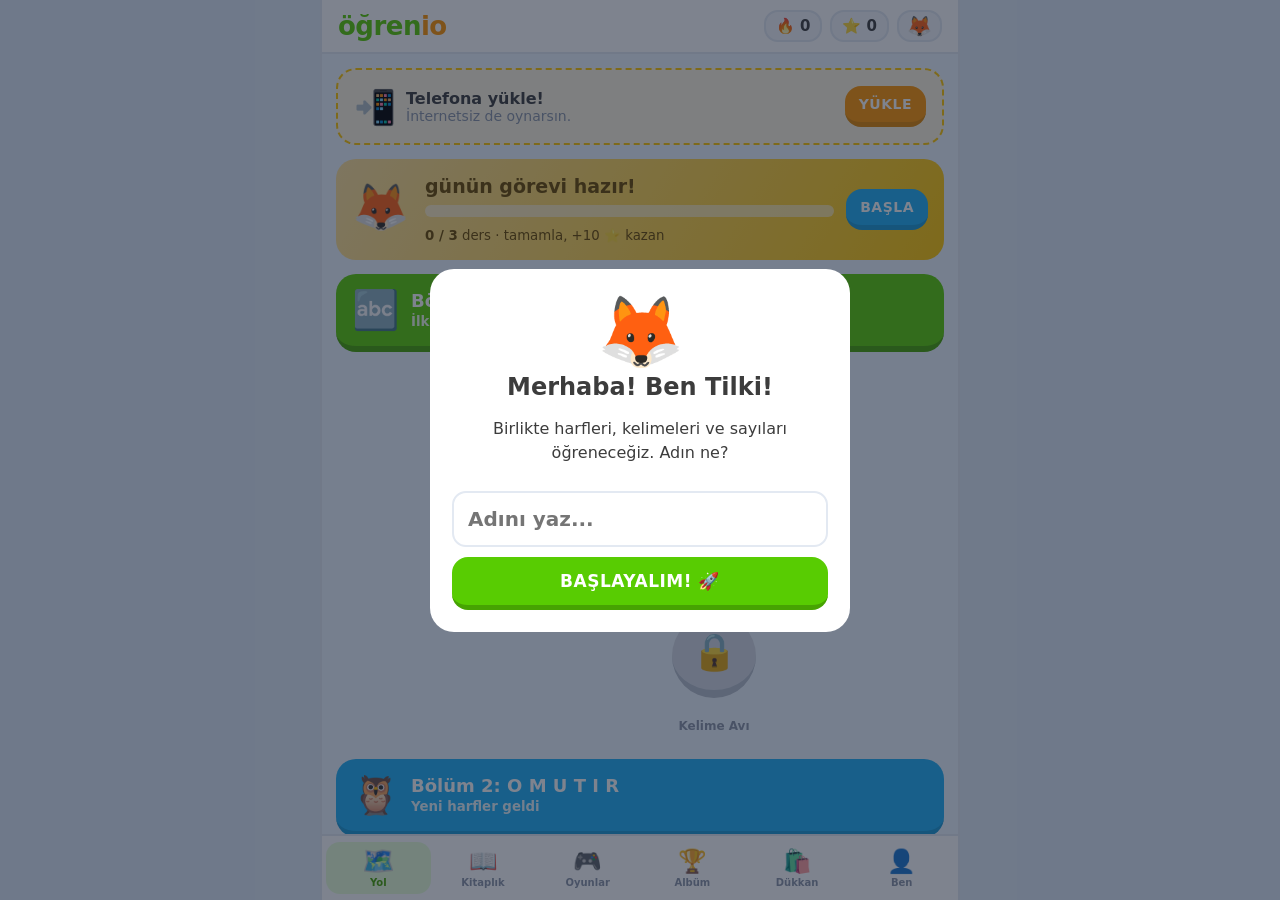
<file: index.html>
<!DOCTYPE html>
<html lang="tr">
<head>
<meta charset="UTF-8">
<meta name="viewport" content="width=device-width,initial-scale=1,viewport-fit=cover,user-scalable=no">
<meta name="theme-color" content="#58cc02">
<meta name="mobile-web-app-capable" content="yes">
<meta name="apple-mobile-web-app-capable" content="yes">
<meta name="apple-mobile-web-app-status-bar-style" content="default">
<meta name="apple-mobile-web-app-title" content="Öğrenio">
<meta name="description" content="1. sınıf için okuma, yazma ve matematik oyunları">
<link rel="manifest" href="manifest.webmanifest?v=3">
<link rel="icon" href="icon-192.png?v=3">
<link rel="apple-touch-icon" href="icon-192.png?v=3">
<title>Öğrenio - Eğlenerek Öğren</title>
<style>
#splash{position:fixed;top:0;right:0;bottom:0;left:0;z-index:9999;display:flex;flex-direction:column;align-items:center;justify-content:center;gap:14px;background:linear-gradient(180deg,#7be32a,#2e9e00);color:#fff;font-family:"Nunito",ui-rounded,system-ui,-apple-system,"Segoe UI",sans-serif;text-align:center;animation:spOut .5s ease 1.6s forwards}
#splash img{width:150px;height:150px;border-radius:34px;box-shadow:0 10px 0 rgba(0,0,0,.2),0 18px 30px rgba(0,0,0,.25);animation:spPop .7s cubic-bezier(.2,1.4,.4,1) both}
#splash b{font-size:2.4rem;font-weight:900;letter-spacing:.5px;text-shadow:0 3px 0 rgba(0,0,0,.2);animation:spUp .6s .25s ease both}
#splash span{font-size:1.1rem;font-weight:800;opacity:.95;animation:spUp .6s .45s ease both}
@keyframes spPop{from{transform:scale(.3) rotate(-12deg);opacity:0}}
@keyframes spUp{from{transform:translateY(14px);opacity:0}}
@keyframes spOut{to{opacity:0;visibility:hidden;pointer-events:none}}
</style>
<link rel="stylesheet" href="style.css">
</head>
<body>
<div id="splash"><img src="icon-512.png?v=3" alt=""><b>Öğrenio</b><span>Eğlenerek Öğren</span></div>
<script>setTimeout(function(){var s=document.getElementById("splash");if(s)s.remove()},2300)</script>

<div id="app">
  <header id="top"></header>
  <main id="view"></main>
  <nav id="tabs"></nav>
</div>

<div id="lesson" class="overlay hidden">
  <div class="l-top"><button class="x" id="lx" aria-label="Kapat">✕</button><div class="bar"><i id="lbar"></i></div><span id="lcount"></span></div>
  <div class="l-body">
    <div class="mascot-row"><div class="mascot" id="lmascot">🦊</div><div class="bubble" id="lbubble"></div></div>
    <div class="qcard" id="qcard"></div>
  </div>
  <div class="sheet idle" id="sheet"><div class="smsg" id="smsg"></div><button class="btn wide" id="sbtn"></button></div>
</div>

<div id="game" class="overlay hidden"></div>
<div id="reader" class="overlay hidden"></div>
<div id="modal" class="hidden"></div>
<div id="fx"></div>

<script src="data.js"></script>
<script src="stories.js"></script>
<script src="app.js"></script>
</body>
</html>
</file>
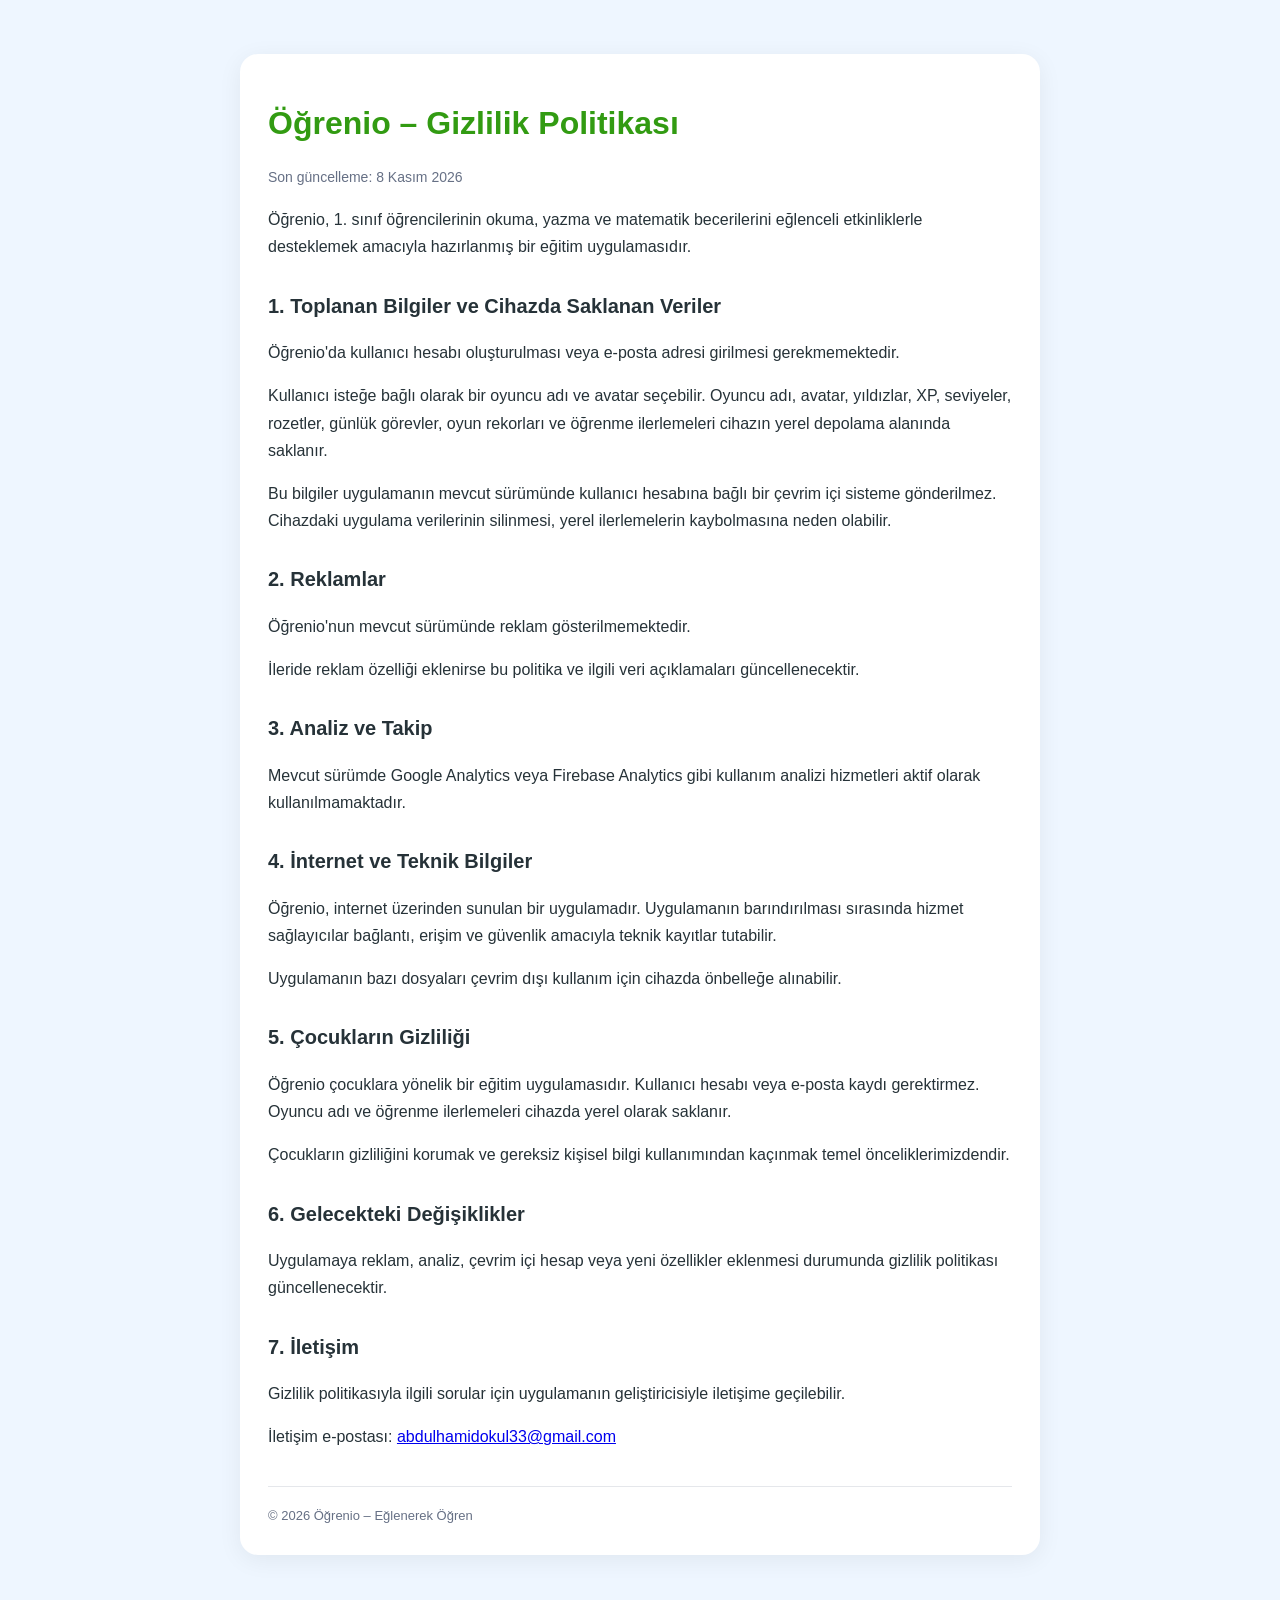
<file: gizlilik.html>
<!DOCTYPE html>
<html lang="tr">
<head>
  <meta charset="UTF-8">
  <meta name="viewport" content="width=device-width, initial-scale=1.0">
  <meta name="theme-color" content="#58cc02">
  <meta name="description" content="Öğrenio uygulamasının gizlilik politikası.">
  <title>Öğrenio - Gizlilik Politikası</title>

  <style>
    * {
      box-sizing: border-box;
    }

    body {
      margin: 0;
      padding: 24px 16px;
      background: #eef6ff;
      color: #263238;
      font-family: Arial, sans-serif;
      line-height: 1.7;
    }

    main {
      max-width: 800px;
      margin: 30px auto;
      padding: 28px;
      background: white;
      border-radius: 18px;
      box-shadow: 0 5px 25px #00000010;
    }

    h1 {
      color: #329b12;
      line-height: 1.3;
    }

    h2 {
      margin-top: 28px;
      color: #263238;
      font-size: 20px;
    }

    p {
      margin-bottom: 14px;
    }

    footer {
      margin-top: 35px;
      padding-top: 18px;
      border-top: 1px solid #e5e7eb;
      color: #667085;
      font-size: 13px;
    }

    .date {
      color: #667085;
      font-size: 14px;
    }

    @media (max-width: 600px) {
      main {
        margin: 8px auto;
        padding: 22px 18px;
      }

      h1 {
        font-size: 25px;
      }
    }
  </style>
</head>

<body>

<main>

  <h1>Öğrenio – Gizlilik Politikası</h1>

  <p class="date">
    Son güncelleme: 8 Kasım 2026
  </p>

  <p>
    Öğrenio, 1. sınıf öğrencilerinin okuma, yazma ve
    matematik becerilerini eğlenceli etkinliklerle
    desteklemek amacıyla hazırlanmış bir eğitim uygulamasıdır.
  </p>

  <h2>1. Toplanan Bilgiler ve Cihazda Saklanan Veriler</h2>

  <p>
    Öğrenio'da kullanıcı hesabı oluşturulması veya
    e-posta adresi girilmesi gerekmemektedir.
  </p>

  <p>
    Kullanıcı isteğe bağlı olarak bir oyuncu adı ve avatar
    seçebilir. Oyuncu adı, avatar, yıldızlar, XP, seviyeler,
    rozetler, günlük görevler, oyun rekorları ve öğrenme
    ilerlemeleri cihazın yerel depolama alanında saklanır.
  </p>

  <p>
    Bu bilgiler uygulamanın mevcut sürümünde kullanıcı
    hesabına bağlı bir çevrim içi sisteme gönderilmez.
    Cihazdaki uygulama verilerinin silinmesi, yerel
    ilerlemelerin kaybolmasına neden olabilir.
  </p>

  <h2>2. Reklamlar</h2>

  <p>
    Öğrenio'nun mevcut sürümünde reklam gösterilmemektedir.
  </p>

  <p>
    İleride reklam özelliği eklenirse bu politika ve
    ilgili veri açıklamaları güncellenecektir.
  </p>

  <h2>3. Analiz ve Takip</h2>

  <p>
    Mevcut sürümde Google Analytics veya Firebase Analytics
    gibi kullanım analizi hizmetleri aktif olarak
    kullanılmamaktadır.
  </p>

  <h2>4. İnternet ve Teknik Bilgiler</h2>

  <p>
    Öğrenio, internet üzerinden sunulan bir uygulamadır.
    Uygulamanın barındırılması sırasında hizmet sağlayıcılar
    bağlantı, erişim ve güvenlik amacıyla teknik kayıtlar
    tutabilir.
  </p>

  <p>
    Uygulamanın bazı dosyaları çevrim dışı kullanım için
    cihazda önbelleğe alınabilir.
  </p>

  <h2>5. Çocukların Gizliliği</h2>

  <p>
    Öğrenio çocuklara yönelik bir eğitim uygulamasıdır.
    Kullanıcı hesabı veya e-posta kaydı gerektirmez.
    Oyuncu adı ve öğrenme ilerlemeleri cihazda yerel
    olarak saklanır.
  </p>

  <p>
    Çocukların gizliliğini korumak ve gereksiz kişisel
    bilgi kullanımından kaçınmak temel önceliklerimizdendir.
  </p>

  <h2>6. Gelecekteki Değişiklikler</h2>

  <p>
    Uygulamaya reklam, analiz, çevrim içi hesap veya yeni
    özellikler eklenmesi durumunda gizlilik politikası
    güncellenecektir.
  </p>

  <h2>7. İletişim</h2>

  <p>
    Gizlilik politikasıyla ilgili sorular için uygulamanın
    geliştiricisiyle iletişime geçilebilir.
  </p>

 <p>
  İletişim e-postası:
  <a href="mailto:abdulhamidokul33@gmail.com">
    abdulhamidokul33@gmail.com
  </a>
</p>

  <footer>
    © 2026 Öğrenio – Eğlenerek Öğren
  </footer>

</main>

</body>
</html>
</file>
<file: style.css>
:root{--green:#58cc02;--gd:#46a302;--blue:#1cb0f6;--bd:#1899d6;--orange:#ff9600;--od:#e08600;--red:#ff4b4b;--rd:#d93636;--yellow:#ffc800;--bg:#eef6ff;--card:#fff;--text:#3c3c3c;--muted:#8a94a6;--line:#e3e9f2;--c:#58cc02;--d:#46a302}
*{box-sizing:border-box;-webkit-tap-highlight-color:transparent}
html,body{margin:0;height:100%;overscroll-behavior:none}
body{font-family:ui-rounded,"Nunito","Segoe UI",system-ui,-apple-system,Roboto,Arial,sans-serif;background:#dfeaf7;color:var(--text);user-select:none;-webkit-user-select:none;touch-action:manipulation}
button{font-family:inherit;cursor:pointer;color:inherit}
.hidden{display:none!important}
#app,.overlay{position:fixed;top:0;bottom:0;left:0;right:0;margin:0 auto;max-width:640px;width:100%;background:var(--bg);display:flex;flex-direction:column}
.overlay{z-index:50;padding-top:env(safe-area-inset-top)}
#app{padding-top:env(safe-area-inset-top)}

/* üst bar */
#top{display:flex;justify-content:space-between;align-items:center;padding:10px 16px;background:#fff;border-bottom:2px solid var(--line)}
.brand{font-size:26px;font-weight:900;color:var(--green);letter-spacing:-.5px}.brand b{color:var(--orange)}
.chips{display:flex;gap:8px}
.chip{background:#f4f7fb;border:2px solid var(--line);border-radius:14px;padding:5px 10px;font-weight:900;font-size:15px}
.chip.av{font-size:20px;padding:2px 8px}
#view{flex:1;overflow-y:auto;padding:14px 14px 24px;-webkit-overflow-scrolling:touch}
#tabs{display:flex;background:#fff;border-top:2px solid var(--line);padding:6px 4px calc(6px + env(safe-area-inset-bottom))}
#tabs button{flex:1;border:0;background:none;display:flex;flex-direction:column;align-items:center;gap:2px;font-size:11px;font-weight:800;color:var(--muted);padding:6px 0;border-radius:14px}
#tabs button span{font-size:26px;transition:transform .15s}
#tabs button.on{color:var(--gd);background:#eaffd9}
#tabs button.on span{transform:scale(1.15)}

/* kartlar & butonlar */
.card{background:var(--card);border:2px solid var(--line);border-radius:20px;padding:16px;margin-bottom:14px}
.card h2,.card h3{margin:0 0 6px}
.muted{color:var(--muted);font-size:14px}
.btn{border:0;border-bottom:5px solid var(--gd);background:var(--green);color:#fff;font-weight:900;font-size:17px;padding:14px 22px;border-radius:16px;text-transform:uppercase;letter-spacing:.5px}
.btn:active{transform:translateY(3px);border-bottom-width:2px}
.btn.blue{background:var(--blue);border-bottom-color:var(--bd)}
.btn.orange{background:var(--orange);border-bottom-color:var(--od)}
.btn.red{background:var(--red);border-bottom-color:var(--rd)}
.btn.ghost{background:#fff;color:var(--muted);border:2px solid var(--line);border-bottom-width:5px}
.btn:disabled{background:#d9dee6;border-bottom-color:#c3cad4;color:#98a2b3}
.btn.small{font-size:14px;padding:10px 14px}
.btn.wide{width:100%}
.daily{display:flex;gap:12px;align-items:center;background:linear-gradient(120deg,#ffe29a,#ffc800);border:0;color:#6b4a00}
.daily .big{font-size:46px}
.daily h3{font-size:19px}
.goal{height:12px;background:#ffffff88;border-radius:20px;margin:8px 0;overflow:hidden}.goal i{display:block;height:100%;background:#fff;border-radius:20px}
.installbar{display:flex;align-items:center;gap:10px;background:#fff7e0;border:2px dashed #ffc800}

/* öğrenme yolu */
.unit{margin-bottom:26px}
.unit-head{display:flex;align-items:center;gap:12px;background:var(--c);color:#fff;border-radius:20px;border-bottom:6px solid var(--d);padding:14px 16px;margin-bottom:12px}
.unit-head .ui{font-size:38px}.unit-head b{font-size:18px;display:block}.unit-head small{opacity:.9;font-weight:700}
.nodes{display:flex;flex-direction:column;align-items:center;gap:6px}
.nwrap{display:flex;flex-direction:column;align-items:center;position:relative}
.node{width:84px;height:84px;border-radius:50%;border:0;background:var(--c);border-bottom:8px solid var(--d);font-size:36px;color:#fff;display:flex;align-items:center;justify-content:center;transition:transform .1s}
.node:active{transform:translateY(4px);border-bottom-width:3px}
.node.locked{background:#d5dbe5;border-bottom-color:#b6bfcc;color:#9aa4b3}
.node.current{animation:pulse 1.4s infinite}
.node.done{background:var(--yellow);border-bottom-color:#e0a800}
@keyframes pulse{0%,100%{transform:scale(1)}50%{transform:scale(1.1)}}
.start-tag{position:absolute;top:-30px;background:#fff;border:2px solid var(--line);border-radius:12px;padding:3px 10px;font-weight:900;font-size:13px;color:var(--gd);animation:bob 1s infinite alternate}
.start-tag:after{content:"";position:absolute;bottom:-8px;left:50%;margin-left:-6px;border:6px solid transparent;border-top-color:#fff}
@keyframes bob{to{transform:translateY(-5px)}}
.nstars{font-size:13px;margin-top:4px;min-height:17px;letter-spacing:1px}
.nlabel{font-size:12px;font-weight:800;color:var(--muted);text-align:center;max-width:120px}
.shake{animation:shake .4s}
@keyframes shake{20%{transform:translateX(-8px)}40%{transform:translateX(8px)}60%{transform:translateX(-6px)}80%{transform:translateX(6px)}}

/* oyun kartları */
.gcards{display:grid;grid-template-columns:1fr 1fr;gap:12px;margin-bottom:14px}
.gcard{border:0;border-bottom:6px solid rgba(0,0,0,.18);border-radius:22px;padding:18px 10px;color:#fff;font-weight:900;text-align:center;font-size:17px}
.gcard span{display:block;font-size:50px;margin-bottom:6px}.gcard small{display:block;font-weight:700;opacity:.9;font-size:12px;margin-top:3px}
.gcard:active{transform:translateY(3px)}
.prac{display:grid;grid-template-columns:1fr 1fr;gap:10px}
.prac button{background:#fff;border:2px solid var(--line);border-bottom-width:5px;border-radius:16px;padding:14px 8px;font-weight:900;font-size:15px}
.prac button span{font-size:28px;display:block}

/* albüm / dükkan */
.stickers{display:grid;grid-template-columns:repeat(5,1fr);gap:8px}
.stk{aspect-ratio:1;background:#f4f7fb;border:2px dashed var(--line);border-radius:16px;display:flex;align-items:center;justify-content:center;font-size:30px;color:#cbd3df}
.stk.on{background:#fff;border:2px solid #ffe49a;box-shadow:0 3px 0 #ffe49a}
.badges{display:grid;grid-template-columns:repeat(3,1fr);gap:10px}
.bdg{background:#fff;border:2px solid var(--line);border-radius:16px;padding:12px 4px;text-align:center;font-size:12px;font-weight:800}
.bdg span{font-size:34px;display:block;margin-bottom:4px}
.bdg.off{filter:grayscale(1);opacity:.4}
.shop{display:grid;grid-template-columns:1fr 1fr 1fr;gap:10px}
.item{background:#fff;border:2px solid var(--line);border-radius:18px;padding:12px 6px;text-align:center}
.item.sel{border-color:var(--green);background:#f1ffe5}
.item .e{font-size:44px}.item small{display:block;font-weight:800;color:var(--muted);margin:3px 0 7px}
.item button{width:100%;font-size:12px;padding:8px 4px}
.row{display:flex;justify-content:space-between;align-items:center;padding:12px 0;border-bottom:1px solid var(--line);font-weight:800}
.row:last-child{border:0}
.sw{width:54px;height:30px;border-radius:20px;background:#ccd3de;border:0;position:relative;transition:.2s}
.sw:after{content:"";position:absolute;top:3px;left:3px;width:24px;height:24px;background:#fff;border-radius:50%;transition:.2s}
.sw.on{background:var(--green)}.sw.on:after{left:27px}
input.txt{width:100%;padding:14px;border:2px solid var(--line);border-radius:14px;font-size:20px;font-family:inherit;font-weight:800;margin:10px 0;user-select:text;-webkit-user-select:text}
.profile-av{font-size:80px;text-align:center}
.stat3{display:grid;grid-template-columns:repeat(3,1fr);gap:8px;margin-top:12px;text-align:center}
.stat3 div{background:#f4f7fb;border-radius:14px;padding:12px 4px}.stat3 b{display:block;font-size:22px}.stat3 small{color:var(--muted);font-weight:700}

/* ders ekranı */
.l-top{display:flex;align-items:center;gap:12px;padding:14px 16px 6px}
.x{border:0;background:none;font-size:26px;color:#9aa4b3;font-weight:900}
.bar{flex:1;height:16px;background:#dfe6ef;border-radius:20px;overflow:hidden}
.bar i{display:block;height:100%;width:0;background:var(--green);border-radius:20px;transition:width .4s;box-shadow:inset 0 5px 0 rgba(255,255,255,.25)}
#lcount{font-weight:900;color:var(--muted);font-size:14px;min-width:38px;text-align:right}
.l-body{flex:1;overflow-y:auto;padding:6px 16px 16px;display:flex;flex-direction:column}
.mascot-row{display:flex;align-items:center;gap:10px;margin-bottom:10px}
.mascot{font-size:54px;line-height:1;animation:float 2.2s ease-in-out infinite}
.mascot.hop{animation:hop .5s}
@keyframes float{50%{transform:translateY(-6px)}}
@keyframes hop{30%{transform:translateY(-22px) rotate(-8deg)}60%{transform:translateY(0) rotate(8deg)}}
.bubble{background:#fff;border:2px solid var(--line);border-radius:18px;padding:10px 14px;font-weight:800;font-size:15px;position:relative;flex:1}
.bubble:before{content:"";position:absolute;left:-10px;top:18px;border:8px solid transparent;border-right-color:var(--line);border-left:0}
.qcard{background:#fff;border:2px solid var(--line);border-radius:24px;padding:18px 16px;flex:1;display:flex;flex-direction:column;align-items:center;text-align:center;min-height:0}
.cat{font-size:12px;font-weight:900;color:var(--muted);letter-spacing:1px;margin-bottom:6px}
.prompt{font-size:22px;line-height:1.25;margin:0 0 10px;font-weight:900;display:flex;align-items:center;gap:8px;justify-content:center;flex-wrap:wrap}
.spk{border:0;background:var(--blue);color:#fff;border-radius:50%;width:42px;height:42px;font-size:20px;border-bottom:4px solid var(--bd)}
.spk:active{transform:translateY(2px);border-bottom-width:2px}
.pic{font-size:78px;line-height:1.15;margin:4px 0;word-break:break-all}
.pic.long{font-size:44px}
.svgpic{margin:4px 0}
.para{font-size:20px;line-height:1.5;background:#fff9e6;border:2px solid #ffe49a;border-radius:16px;padding:12px 14px;margin:4px 0 10px;font-weight:700}
.big{font-size:40px;font-weight:900;letter-spacing:4px;margin:4px 0 10px;color:#2f4858;word-break:break-word}
.opts{display:grid;grid-template-columns:1fr 1fr;gap:12px;width:100%;margin-top:auto;padding-top:10px}
.opt{border:2px solid var(--line);border-bottom-width:6px;background:#fff;border-radius:18px;padding:16px 8px;font-weight:900;font-size:24px;color:#444;min-height:70px;transition:.1s}
.opt:active{transform:translateY(3px);border-bottom-width:3px}
.opt.emoji{font-size:54px;padding:8px}
.opt.num{font-size:38px}
.opt.letter{font-size:44px}
.opts.one{grid-template-columns:1fr}
.opt.ok{background:#e0ffd0;border-color:var(--green);color:var(--gd)}
.opt.no{background:#ffe3e3;border-color:var(--red);color:var(--rd)}
.opt:disabled{opacity:1}
.slots{display:flex;flex-wrap:wrap;gap:8px;justify-content:center;align-items:center;min-height:78px;width:100%;border-bottom:3px dashed #ccd3de;padding:6px 4px 12px;margin:4px 0 14px}
.tiles{display:flex;flex-wrap:wrap;gap:10px;justify-content:center;width:100%;margin-top:auto}
.tile{border:2px solid var(--line);border-bottom-width:6px;background:#fff;border-radius:14px;min-width:56px;height:60px;padding:0 14px;font-size:28px;font-weight:900}
.tile:active{transform:translateY(3px);border-bottom-width:3px}
.tile.used{visibility:hidden}
.tile.in{background:#eaf6ff;border-color:var(--blue)}
.slots.ok .tile{background:#e0ffd0;border-color:var(--green)}
.slots.no .tile{background:#ffe3e3;border-color:var(--red)}
.sheet{padding:14px 16px calc(16px + env(safe-area-inset-bottom));min-height:96px;display:flex;flex-direction:column;justify-content:center;gap:10px;background:#fff;border-top:2px solid var(--line);transition:background .2s}
.sheet.good{background:#d7ffb8}.sheet.bad{background:#ffdfe0}
.smsg{font-weight:900;font-size:19px}
.sheet.good .smsg{color:var(--gd)}.sheet.bad .smsg{color:var(--rd)}
.smsg small{display:block;font-size:15px;font-weight:800;opacity:.9;margin-top:2px}
.sheet.bad .btn{background:var(--red);border-bottom-color:var(--rd)}
.sheet.idle .smsg{color:var(--muted);font-size:15px;text-align:center}

/* sonuç */
.result{display:flex;flex-direction:column;align-items:center;gap:8px;padding:6px 0;width:100%}
.result .trophy{font-size:90px;animation:hop 1s}
.result h2{margin:0;font-size:28px}
.rstars{font-size:46px;letter-spacing:4px}
.rstars .off{filter:grayscale(1);opacity:.25}
.rstats{display:grid;grid-template-columns:repeat(3,1fr);gap:8px;width:100%}
.rstats div{background:#f4f7fb;border-radius:14px;padding:10px 4px}.rstats b{display:block;font-size:22px}.rstats small{color:var(--muted);font-weight:800;font-size:12px}
.newstk{background:#fff9e6;border:2px solid #ffe49a;border-radius:16px;padding:10px 14px;font-weight:900;width:100%}
.newstk span{font-size:38px;vertical-align:middle;margin-right:6px}
.rbtns{display:flex;gap:10px;width:100%;margin-top:6px}.rbtns .btn{flex:1}

/* oyunlar */
.g-top{display:flex;align-items:center;gap:10px;padding:14px 16px;font-size:20px;font-weight:900}
.g-top b{flex:1}
.timer{background:#fff;border:2px solid var(--line);border-radius:12px;padding:4px 12px}
.g-target{text-align:center;font-size:26px;font-weight:900;padding:4px}
.g-target b{font-size:44px;color:var(--orange);margin:0 8px}
.g-target small{display:block;font-size:15px;color:var(--muted)}
.field{flex:1;position:relative;overflow:hidden;background:linear-gradient(#bfe7ff,#eaf7ff 70%,#d8f5c0)}
.balloon{position:absolute;bottom:-110px;width:74px;height:90px;animation:rise var(--t) linear forwards}
@keyframes rise{to{transform:translateY(calc(-100vh - 80px))}}
.bl{width:100%;height:100%;border-radius:50% 50% 48% 48%/58% 58% 42% 42%;display:flex;align-items:center;justify-content:center;font-size:34px;font-weight:900;color:#fff;box-shadow:inset -8px -8px 0 rgba(0,0,0,.12);position:relative;text-shadow:0 2px 0 rgba(0,0,0,.2)}
.bl:after{content:"";position:absolute;bottom:-18px;left:50%;width:2px;height:20px;background:#889}
.bl.pop{animation:pop .25s forwards}
@keyframes pop{to{transform:scale(1.7);opacity:0}}
.bl.bad{filter:grayscale(1)}
.gres{position:absolute;inset:0;background:rgba(255,255,255,.92);display:flex;flex-direction:column;align-items:center;justify-content:center;gap:12px;padding:20px;text-align:center}
.gres .trophy{font-size:80px}
.mem{display:grid;grid-template-columns:repeat(3,1fr);gap:10px;padding:10px 16px 20px;flex:1;align-content:center}
.mc{border:0;background:none;padding:0;aspect-ratio:3/3.4;perspective:600px}
.mc .in{position:relative;width:100%;height:100%;transition:transform .35s;transform-style:preserve-3d}
.mc.flip .in{transform:rotateY(180deg)}
.mc .back,.mc .front{position:absolute;inset:0;border-radius:18px;display:flex;align-items:center;justify-content:center;backface-visibility:hidden;-webkit-backface-visibility:hidden;border-bottom:5px solid rgba(0,0,0,.15)}
.mc .back{background:linear-gradient(135deg,#7c5cff,#1cb0f6);font-size:40px;color:#fff}
.mc .front{background:#fff;transform:rotateY(180deg);font-weight:900;font-size:21px;border:2px solid var(--line);border-bottom-width:5px;word-break:break-word;padding:2px}
.mc .front.p{font-size:46px}
.mc.done .front{background:#e0ffd0;border-color:var(--green)}

/* modal, toast, konfeti */
#modal{position:fixed;inset:0;background:rgba(20,30,50,.55);z-index:80;display:flex;align-items:center;justify-content:center;padding:20px}
#modal .box{background:#fff;border-radius:24px;padding:22px;max-width:420px;width:100%;text-align:center;max-height:90vh;overflow:auto}
#modal h2{margin:0 0 8px}#modal p{line-height:1.5;text-align:left}
#toast{position:fixed;left:50%;bottom:100px;transform:translateX(-50%);background:#333;color:#fff;padding:12px 20px;border-radius:16px;font-weight:800;z-index:90;max-width:90%;text-align:center;animation:toast .3s}
@keyframes toast{from{opacity:0;transform:translate(-50%,20px)}}
#fx{position:fixed;inset:0;pointer-events:none;overflow:hidden;z-index:100}
#fx span{position:absolute;top:-50px;font-size:30px;animation:fall linear forwards}
@keyframes fall{to{transform:translateY(110vh) rotate(540deg)}}
@media (min-width:700px){#app,.overlay{border-left:2px solid var(--line);border-right:2px solid var(--line)}}
@media (max-height:640px){.pic{font-size:56px}.big{font-size:32px}.opt{min-height:56px;padding:10px 6px}.opt.emoji{font-size:42px}.mascot{font-size:40px}.prompt{font-size:19px}}
@media (prefers-reduced-motion:reduce){*{animation:none!important;transition:none!important}}

/* kitaplık */
.shelf{display:flex;flex-direction:column}
.book{display:flex;align-items:center;gap:14px;background:#fff;border:2px solid var(--line);border-bottom-width:6px;border-radius:20px;padding:12px;margin-bottom:12px;width:100%;text-align:left}
.book:active{transform:translateY(3px);border-bottom-width:3px}
.book b{font-size:18px}
.book .cv{font-size:34px;min-width:78px;height:78px;border-radius:18px;display:flex;align-items:center;justify-content:center;background:var(--bc);text-align:center;line-height:1}
.book .go{font-size:22px;color:var(--green)}
.rbody{flex:1;display:flex;flex-direction:column;align-items:center;justify-content:center;padding:10px 16px;gap:14px;overflow:auto}
.rpic{font-size:92px;line-height:1.1;text-align:center}
.rtext{font-size:32px;line-height:1.8;font-weight:800;text-align:center;background:#fff;border:2px solid var(--line);border-radius:22px;padding:16px 14px;width:100%}
.w{display:inline-block;padding:0 4px;border-radius:10px;margin:0 1px;cursor:pointer;transition:background .15s}
.w.hl{background:#ffe08a}
.w i{font-style:normal}.w i.s0{color:#1899d6}.w i.s1{color:#e08600}
.rctl{display:flex;gap:8px;justify-content:center;padding:6px 12px;flex-wrap:wrap}
.rnav{display:flex;align-items:center;gap:10px;padding:10px 16px calc(14px + env(safe-area-inset-bottom))}
.rnav .btn{min-width:64px}.rnav .btn:last-child{flex:1}
.dots{flex:1;display:flex;justify-content:center;gap:6px}.dots i{width:10px;height:10px;border-radius:50%;background:#d0d7e2}.dots i.on{background:var(--green)}
#tabs button{font-size:10px}#tabs button span{font-size:23px}
@media (max-height:640px){.rpic{font-size:60px}.rtext{font-size:26px}}
</file>
